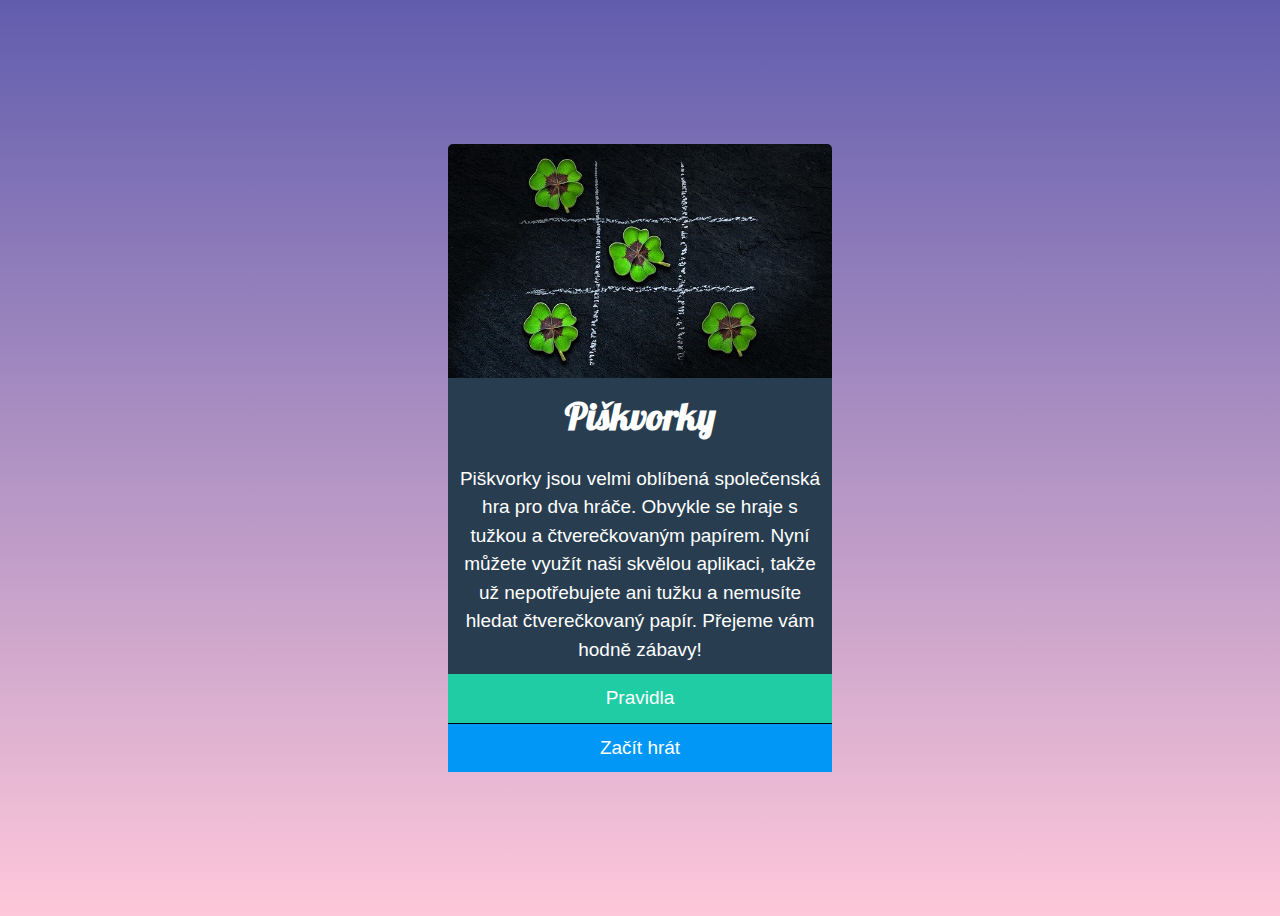
<file: index.html>
<!DOCTYPE html>
<html lang="en">
  <head>
    <meta charset="UTF-8" />
    <meta http-equiv="X-UA-Compatible" content="IE=edge" />
    <meta name="viewport" content="width=device-width, initial-scale=1.0" />
    <title>Piskvorky</title>
    <link rel="preconnect" href="https://fonts.gstatic.com" />
    <link
      href="https://fonts.googleapis.com/css2?family=Lobster&display=swap"
      rel="stylesheet"
    />

    <link rel="stylesheet" href="style.css" />
  </head>
  <body>
    <div class="uvod">
      <img src="obrazky/uvodni.jpg" alt="piškvorky" />
      <section class="popis-hry">
        <h1>Piškvorky</h1>
        <p>
          Piškvorky jsou velmi oblíbená společenská hra pro dva hráče. Obvykle
          se hraje s tužkou a čtverečkovaným papírem. Nyní můžete využít naši
          skvělou aplikaci, takže už nepotřebujete ani tužku a nemusíte hledat
          čtverečkovaný papír. Přejeme vám hodně zábavy!
        </p>
      </section>
      <nav>
        <ul>
          <li class="zelene"><a href="pravidla.html">Pravidla</a></li>
          <li class="modre"><a href="hra.html">Začít hrát</a></li>
        </ul>
      </nav>
    </div>
  </body>
</html>
</file>
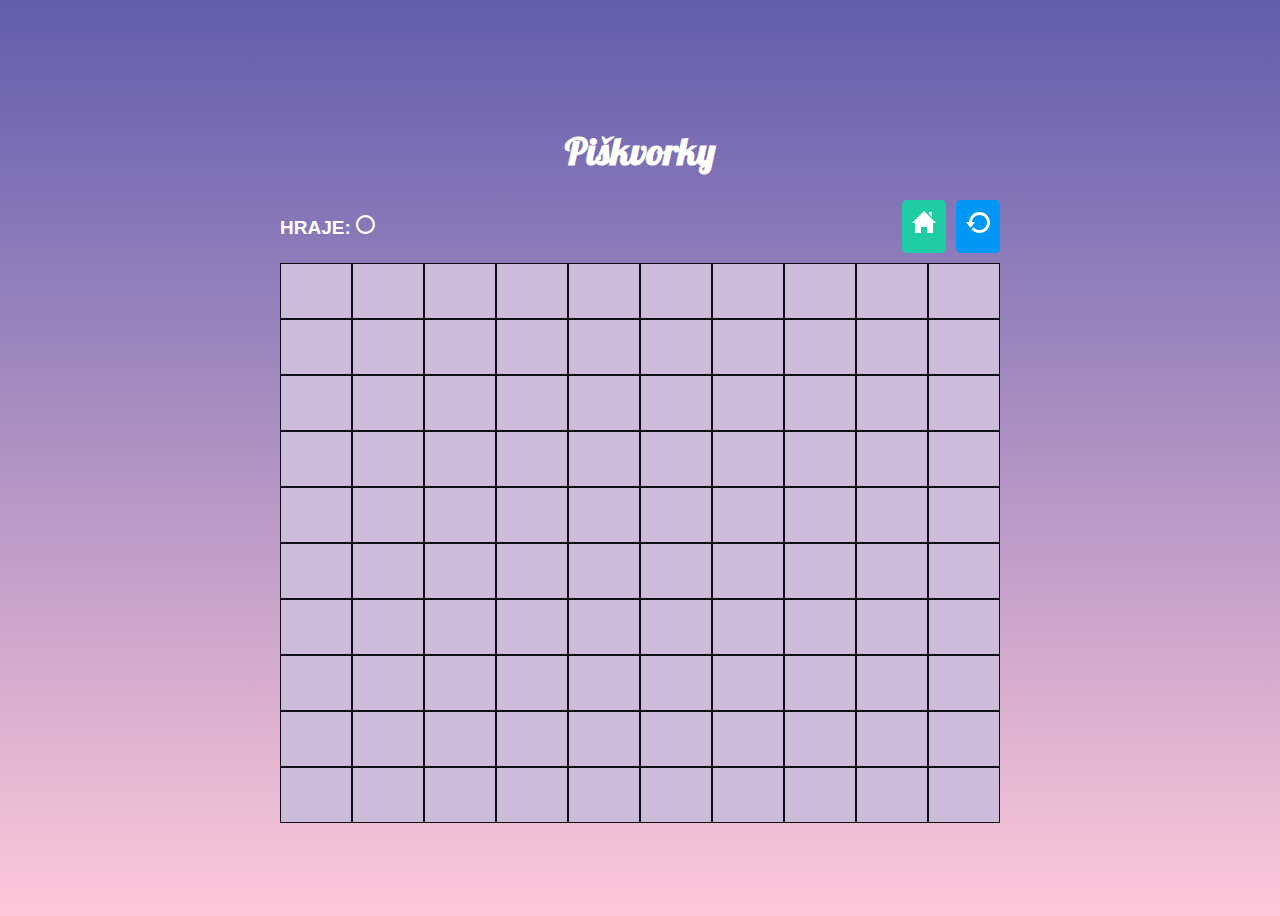
<file: hra.html>
<!DOCTYPE html>
<html lang="cs">
  <head>
    <meta charset="UTF-8" />
    <meta http-equiv="X-UA-Compatible" content="IE=edge" />
    <meta name="viewport" content="width=device-width, initial-scale=1.0" />
    <title>Hra</title>
    <link rel="preconnect" href="https://fonts.gstatic.com" />
    <link
      href="https://fonts.googleapis.com/css2?family=Lobster&display=swap"
      rel="stylesheet"
    />
    <link rel="stylesheet" href="style.css" />
  </head>
  <body>
    <div class="hra">
      <h1>Piškvorky</h1>
      <div class="hra--uvod">
        <span class="hra__hrac"
          >hraje:
          <img
            class="hra--filter"
            id="hrac"
            src="obrazky/circle.svg"
            alt="kolečko"
        /></span>
        <nav class="hra__navigace">
          <!-- <button class="hra--zelene"> -->
            <a href="index.html" class="hra--zelene"
              ><img src="obrazky/home.svg" alt="úvodní stránka"
            /></a>
          </button>
          <!-- <button class="hra--modre"> -->
            <a href="hra.html" class="hra--modre"
              ><img src="obrazky/restart.svg" alt="stránka hry"
            /></a>
          </button>
        </nav>
      </div>
      <section class="hra__pole">
        <button class="hra--policko"></button
        ><button class="hra--policko"></button
        ><button class="hra--policko"></button
        ><button class="hra--policko"></button
        ><button class="hra--policko"></button
        ><button class="hra--policko"></button
        ><button class="hra--policko"></button
        ><button class="hra--policko"></button
        ><button class="hra--policko"></button
        ><button class="hra--policko"></button>
        <button class="hra--policko"></button
        ><button class="hra--policko"></button
        ><button class="hra--policko"></button
        ><button class="hra--policko"></button
        ><button class="hra--policko"></button
        ><button class="hra--policko"></button
        ><button class="hra--policko"></button
        ><button class="hra--policko"></button
        ><button class="hra--policko"></button
        ><button class="hra--policko"></button>
        <button class="hra--policko"></button
        ><button class="hra--policko"></button
        ><button class="hra--policko"></button
        ><button class="hra--policko"></button
        ><button class="hra--policko"></button
        ><button class="hra--policko"></button
        ><button class="hra--policko"></button
        ><button class="hra--policko"></button
        ><button class="hra--policko"></button
        ><button class="hra--policko"></button>
        <button class="hra--policko"></button
        ><button class="hra--policko"></button
        ><button class="hra--policko"></button
        ><button class="hra--policko"></button
        ><button class="hra--policko"></button
        ><button class="hra--policko"></button
        ><button class="hra--policko"></button
        ><button class="hra--policko"></button
        ><button class="hra--policko"></button
        ><button class="hra--policko"></button>
        <button class="hra--policko"></button
        ><button class="hra--policko"></button
        ><button class="hra--policko"></button
        ><button class="hra--policko"></button
        ><button class="hra--policko"></button
        ><button class="hra--policko"></button
        ><button class="hra--policko"></button
        ><button class="hra--policko"></button
        ><button class="hra--policko"></button
        ><button class="hra--policko"></button>
        <button class="hra--policko"></button
        ><button class="hra--policko"></button
        ><button class="hra--policko"></button
        ><button class="hra--policko"></button
        ><button class="hra--policko"></button
        ><button class="hra--policko"></button
        ><button class="hra--policko"></button
        ><button class="hra--policko"></button
        ><button class="hra--policko"></button
        ><button class="hra--policko"></button>
        <button class="hra--policko"></button
        ><button class="hra--policko"></button
        ><button class="hra--policko"></button
        ><button class="hra--policko"></button
        ><button class="hra--policko"></button
        ><button class="hra--policko"></button
        ><button class="hra--policko"></button
        ><button class="hra--policko"></button
        ><button class="hra--policko"></button
        ><button class="hra--policko"></button>
        <button class="hra--policko"></button
        ><button class="hra--policko"></button
        ><button class="hra--policko"></button
        ><button class="hra--policko"></button
        ><button class="hra--policko"></button
        ><button class="hra--policko"></button
        ><button class="hra--policko"></button
        ><button class="hra--policko"></button
        ><button class="hra--policko"></button
        ><button class="hra--policko"></button>
        <button class="hra--policko"></button
        ><button class="hra--policko"></button
        ><button class="hra--policko"></button
        ><button class="hra--policko"></button
        ><button class="hra--policko"></button
        ><button class="hra--policko"></button
        ><button class="hra--policko"></button
        ><button class="hra--policko"></button
        ><button class="hra--policko"></button
        ><button class="hra--policko"></button>
        <button class="hra--policko"></button
        ><button class="hra--policko"></button
        ><button class="hra--policko"></button
        ><button class="hra--policko"></button
        ><button class="hra--policko"></button
        ><button class="hra--policko"></button
        ><button class="hra--policko"></button
        ><button class="hra--policko"></button
        ><button class="hra--policko"></button
        ><button class="hra--policko"></button>
      </section>
    </div>
    <script src="index.js"></script>
  </body>
</html>
</file>
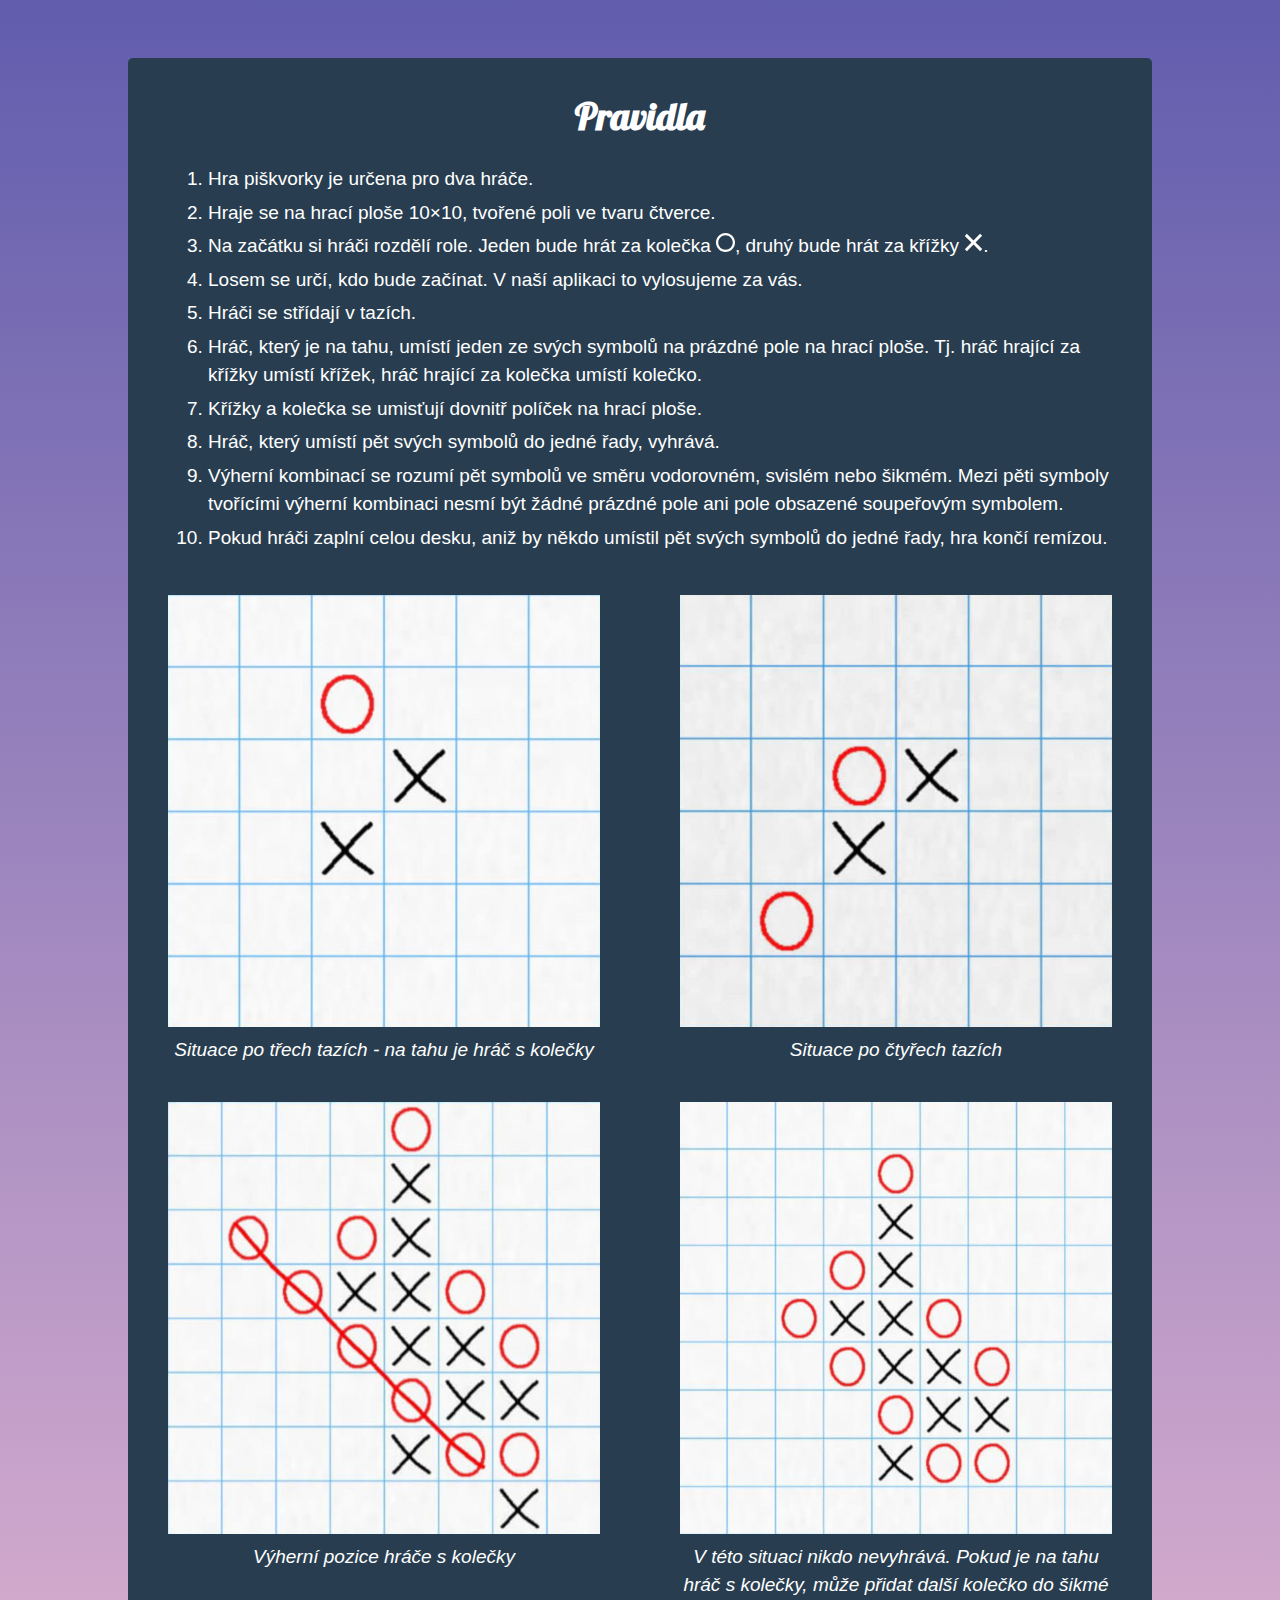
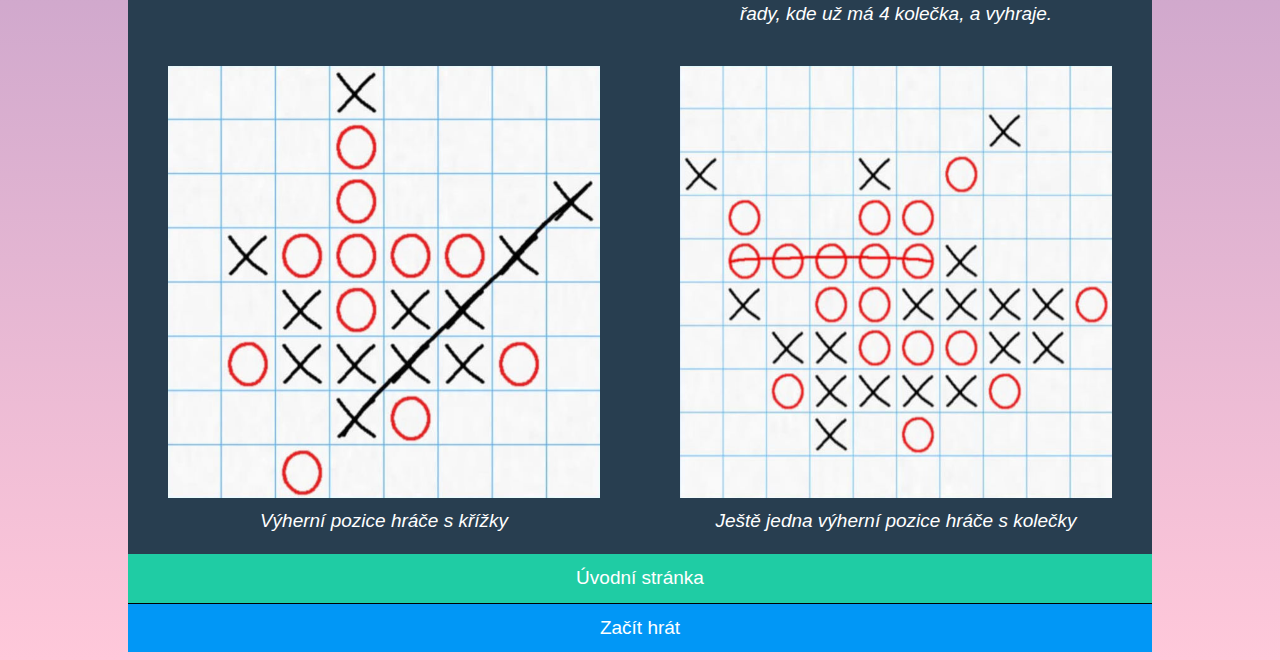
<file: pravidla.html>
<!DOCTYPE html>
<html lang="cs">
  <head>
    <meta charset="UTF-8" />
    <meta http-equiv="X-UA-Compatible" content="IE=edge" />
    <meta name="viewport" content="width=device-width, initial-scale=1.0" />
    <title>Pravidla</title>
    <link rel="preconnect" href="https://fonts.gstatic.com" />
    <link
      href="https://fonts.googleapis.com/css2?family=Lobster&display=swap"
      rel="stylesheet"
    />
    <link rel="stylesheet" href="style.css" />
  </head>
  <body>
    <div class="pravidla">
      <section class="pravidla-soupis">
        <h1>Pravidla</h1>
        <ol class="pravidla-cislovane">
          <li>Hra piškvorky je určena pro dva hráče.</li>
          <li>Hraje se na hrací ploše 10×10, tvořené poli ve tvaru čtverce.</li>
          <li>
            Na začátku si hráči rozdělí role. Jeden bude hrát za kolečka
            <img
              class="pravidla--filter"
              src="obrazky/circle.svg"
              alt="kolečko"
            />, druhý bude hrát za křížky
            <img
              class="pravidla--filter"
              src="obrazky/cross.svg"
              alt="křížek"
            />.
          </li>
          <li>
            Losem se určí, kdo bude začínat. V naší aplikaci to vylosujeme za
            vás.
          </li>
          <li>Hráči se střídají v tazích.</li>
          <li>
            Hráč, který je na tahu, umístí jeden ze svých symbolů na prázdné
            pole na hrací ploše. Tj. hráč hrající za křížky umístí křížek, hráč
            hrající za kolečka umístí kolečko.
          </li>
          <li>Křížky a kolečka se umisťují dovnitř políček na hrací ploše.</li>
          <li>Hráč, který umístí pět svých symbolů do jedné řady, vyhrává.</li>
          <li>
            Výherní kombinací se rozumí pět symbolů ve směru vodorovném, svislém
            nebo šikmém. Mezi pěti symboly tvořícími výherní kombinaci nesmí být
            žádné prázdné pole ani pole obsazené soupeřovým symbolem.
          </li>
          <li>
            Pokud hráči zaplní celou desku, aniž by někdo umístil pět svých
            symbolů do jedné řady, hra končí remízou.
          </li>
        </ol>
        <div class="pravidla-obrazky">
          <div class="pravidla--flex">
            <figure>
              <img
                src="obrazky/instructions-01.jpg"
                alt="instrukce piškvorky 01"
              />
              <figcaption>
                Situace po třech tazích - na tahu je hráč s kolečky
              </figcaption>
            </figure>
          </div>

          <div class="pravidla--flex">
            <figure>
              <img
                src="obrazky/instructions-02.jpg"
                alt="instrukce piškvorky 02"
              />
              <figcaption>Situace po čtyřech tazích</figcaption>
            </figure>
          </div>

          <div class="pravidla--flex">
            <figure>
              <img
                src="obrazky/instructions-03.jpg"
                alt="instrukce piškvorky 03"
              />
              <figcaption>Výherní pozice hráče s kolečky</figcaption>
            </figure>
          </div>

          <div class="pravidla--flex">
            <figure>
              <img
                src="obrazky/instructions-04.jpg"
                alt="instrukce piškvorky 04"
              />
              <figcaption>
                V této situaci nikdo nevyhrává. Pokud je na tahu hráč s kolečky,
                může přidat další kolečko do šikmé řady, kde už má 4 kolečka, a
                vyhraje.
              </figcaption>
            </figure>
          </div>

          <div class="pravidla--flex">
            <figure>
              <img
                src="obrazky/instructions-05.jpg"
                alt="instrukce piškvorky 05"
              />
              <figcaption>Výherní pozice hráče s křížky</figcaption>
            </figure>
          </div>

          <div class="pravidla--flex">
            <figure class="pravidla--okraj">
              <img
                src="obrazky/instructions-06.jpg"
                alt="instrukce piškvorky 06"
              />
              <figcaption>
                Ještě jedna výherní pozice hráče s kolečky
              </figcaption>
            </figure>
          </div>
        </div>
      </section>
      <nav>
        <a class="zelene tlacitka" href="index.html">Úvodní stránka</a>
        <a class="modre tlacitka" href="hra.html">Začít hrát</a>
      </nav>
    </div>
  </body>
</html>
</file>
<file: style.css>
.popis-hry h1,
.pravidla-soupis h1,
.hra h1 {
  font-family: 'Lobster', cursive;
  font-size: 2em;
  margin: 0;
  padding-bottom: 20px;
}

.pravidla-soupis h1,
.hra h1 {
  text-align: center;
  padding-top: 30px;
}

body {
  background-image: linear-gradient(#615dad, #ffc8da);
  background-repeat: no-repeat;
  min-height: 100vh;
  font-family: sans-serif;
  color: #ffffff;
  line-height: 1.5;
  display: flex;
  justify-content: center;
  align-items: center;
}

.popis-hry {
  background-color: #283e50;
  text-align: center;
  padding: 10px;
}

.popis-hry p {
  margin: 0;
}

.pravidla-soupis {
  background-color: #283e50;
  border-radius: 5px 5px 0 0;
}

.pravidla-cislovane {
  padding-right: 40px;
  margin-top: 0;
  margin-left: 40px;
}

.pravidla-cislovane li {
  padding-bottom: 5px;
}

.hra__hrac {
  font-weight: bold;
  text-transform: uppercase;
}

/* tlacitka - pro úvodní stranu a stranu s pravidly*/
.zelene {
  background-color: #1fcca4;
  padding-top: 10px;
  padding-bottom: 10px;
  border-bottom: 1px solid black;
}

.modre {
  background-color: #0197f6;
  padding-top: 10px;
  padding-bottom: 10px;
}

a {
  text-decoration: none;
  color: #ffffff;
}

/* tlacitka - uvodni strana*/
ul {
  list-style-type: none;
  padding: 0;
  margin: 0;
  text-align: center;
}

li:hover.zelene {
  background-color: #1cbb96;
}

li:hover.modre {
  background-color: #0090e9;
}

/* tlacitka - strana s pravidly - lepší řešení */
.tlacitka {
  display: block;
  text-align: center;
}

a:hover.zelene {
  background-color: #1cbb96;
}

a:hover.modre {
  background-color: #0090e9;
}

/* tlacitka - strana se hrou */
.hra--zelene {
  background-color: #1fcca4;
  padding: 10px;
  border: none;
  border-radius: 5px;
}

.hra--modre {
  background-color: #0197f6;
  padding: 10px;
  border: none;
  border-radius: 5px;
  margin-left: 10px;
}

.hra--zelene:focus,
.hra--zelene:hover {
  background-color: #1cbb96;
}

.hra--modre:focus,
.hra--modre:hover {
  background-color: #0090e9;
}

.hra--zelene img {
  max-width: 100%;
}

.hra__navigace {
  display: inline;
}

.uvod img {
  display: block;
  border-radius: 5px 5px 0 0;
  max-width: 30vw;
}

.pravidla-soupis img {
  max-width: 100%;
}

.pravidla-soupis figcaption {
  text-align: center;
  font-style: italic;
}

.pravidla--okraj {
  margin-bottom: 0;
}

.hra--uvod {
  display: flex;
  align-items: baseline;
}

.hra__hrac {
  flex-basis: 50%;
}

.hra__navigace {
  flex-basis: 50%;
  display: flex;
  justify-content: flex-end;
}

.hra--filter,
.pravidla--filter {
  filter: invert(100%);
  width: 1em;
  height: 1em;
}

.hra--policko {
  display: block;
  flex: 1 1 10%;
  padding: 3vmin;
  border-radius: 0%;
  border: 1px solid #0d1117;
  background-color: #ccbcda;
}

.board__field--circle {
  background: url(obrazky/circle.svg) center no-repeat #ccbcda;
  /* animation: createPicture 0.15s; */
  background-size: 80%;
  animation: scale 0.15s linear;
}

.board__field--cross {
  background: url(obrazky/cross.svg) center no-repeat #ccbcda;
  /* animation: createPicture 0.15s;*/
  background-size: 80%;
  animation: scale 0.15s linear;
}

/* lepší řešení než createPicture */
@keyframes scale {
  from {
    background-size: 0%;
  }
  to {
    background-size: 80%;
  }
}

/* @keyframes createPicture {
  from {
    transform: scale(0);
  }
  to {
    transform: scale(1);
  }
} */

.hra--policko:focus,
.hra--policko:hover {
  background-color: #c1b4d7;
}

.uvod {
  max-width: 30vw;
}

.pravidla {
  max-width: 80vw;
  margin-top: 50px;
}

.hra {
  max-width: 80vmin;
}

.hra__pole {
  min-width: auto;
  display: flex;
  flex-wrap: wrap;
  margin-top: 10px;
}

@media screen and (min-width: 640px) {
  body {
    font-size: 18px;
  }

  .pravidla-obrazky {
    display: flex;
    flex-wrap: wrap;
  }

  .pravidla--flex {
    flex-basis: 50%;
  }
}

@media screen and (min-width: 1000px) {
  body {
    font-size: 19px;
  }

  .pravidla {
    max-width: 80vw;
    margin-top: 50px;
  }
}
</file>
